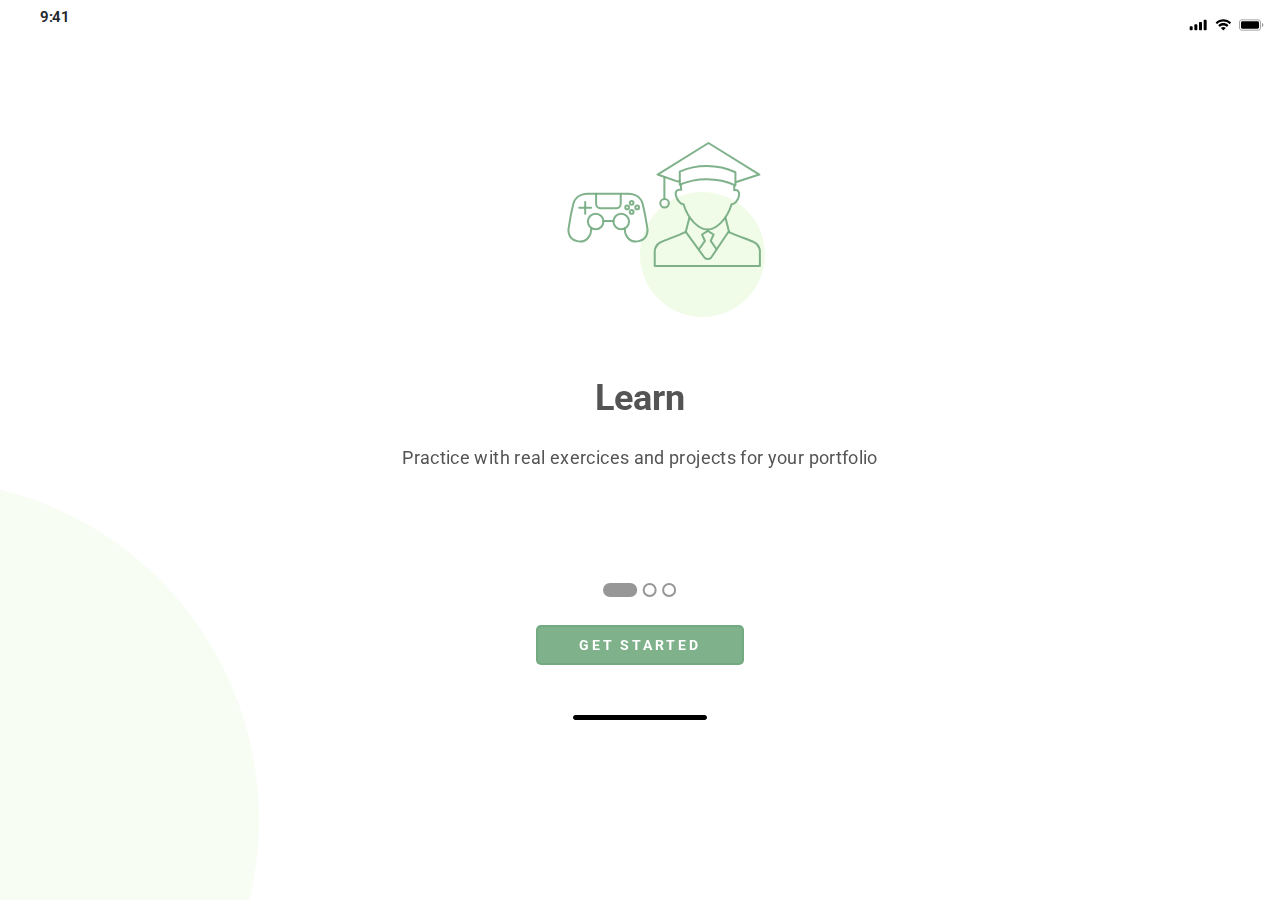
<file: index.html>
<!DOCTYPE html>
<html lang="en">
<head>
  <meta charset="UTF-8">
  <meta name="viewport" content="width=device-width, initial-scale=1.0">
  <title>UI Design</title>
  <link rel="stylesheet" href="https://cdn.jsdelivr.net/npm/bootstrap@5.3.6/dist/css/bootstrap.min.css">
  <link rel="stylesheet" href="./assets/css/style.css">
</head>
<body class="w-100%">
  <div class="px-3 py-2" id="first">
    <header class="d-flex justify-content-between">
    <p class="time fw-semibold ps-4">9:41</p>
    <div class="d-flex align-items-center gap-2">
      <img src="./assets/images/mobile-signal.svg" alt="mobile-signal.svg">
      <img src="./assets/images/wifi.svg" alt="wifi.svg">
      <img src="./assets/images/battary.svg" alt="battary.svg">
    </div>
  </header>

  <main class="mx-auto text-center" style="padding-top: 100px;">
    <div class="position-relative">
      <img src="./assets/images/circle.svg" alt="circle.svg" class="position-absolute z-1 custom-position-sm">
      <img src="./assets/images/game.svg" alt="game.svg" class="position-relative  z-2 ms-5" style="margin-top: 25px;">
      <img src="./assets/images/man.svg" alt="man.svg" class="position-relative z-2">
    </div>

    <div class=" position-relative d-flex flex-column gap-3 align-items-center z-1 middle-text" style="padding-top: 110px; padding-bottom: 90px;">
      <h2 class="fw-bold" style="font-size: 36px; color: #545454;">Learn</h2>
      <p class="" style="font-size: 18px; letter-spacing: 0.02em; color: #545454;">Practice with real exercices and projects for your portfolio</p>
    </div>

    <div class="position-relative z-1">
      <img src="./assets/images/progress.svg" alt="">
    </div>

    <div class="position-relative z-1 py-4">
      <a href="./second.html" class="button" role="button">GET STARTED</a>
    </div>

    <div class="position-relative z-1 pt-3">
      <img src="./assets/images/rectangle.svg" alt="">
    </div>

    <div class="position-fixed bottom-0 start-0 z-0">
      <img src="./assets/images/green-cirle.svg" alt="">
    </div>
  </main>

  </div>


  <script src="https://cdn.jsdelivr.net/npm/bootstrap@5.3.6/dist/js/bootstrap.bundle.min.js"></script>
</body>
</html>
</file>
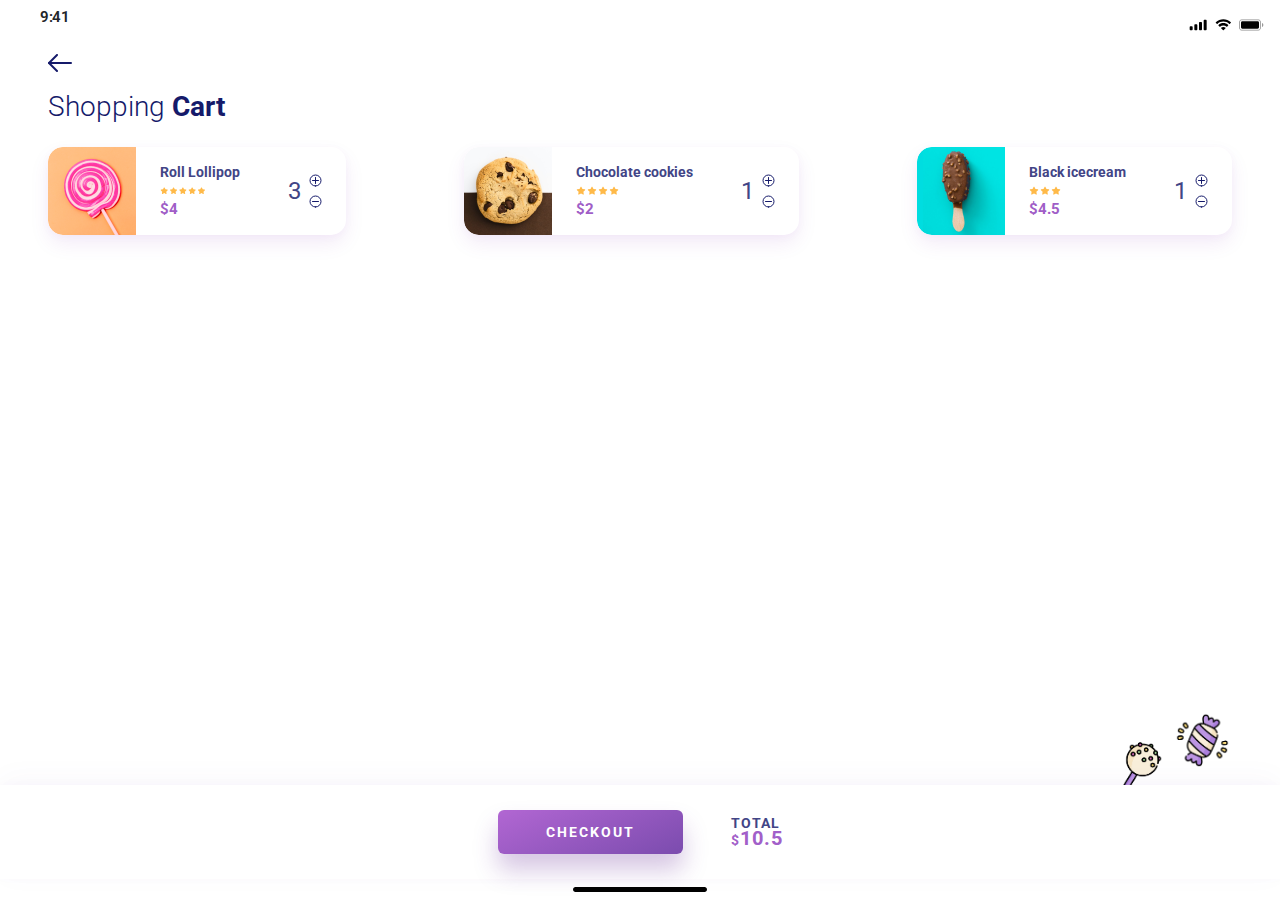
<file: cart.html>
<!DOCTYPE html>
<html lang="en">
<head>
  <meta charset="UTF-8">
  <meta name="viewport" content="width=device-width, initial-scale=1.0">
  <title>UI Design</title>
  <link rel="stylesheet" href="https://cdn.jsdelivr.net/npm/bootstrap@5.3.6/dist/css/bootstrap.min.css">
  <link rel="stylesheet" href="./assets/css/style.css">
</head>
<body class="w-100 min-vh-100 d-flex flex-column position-relative" style="font-family: 'Open Sans', 'sans-serif';">
  <header class="d-flex justify-content-between px-3 py-2">
    <p class="time fw-semibold ps-4">9:41</p>
    <div class="d-flex align-items-center gap-2">
      <img src="./assets/images/mobile-signal.svg" alt="mobile-signal.svg" style="cursor: pointer;">
      <img src="./assets/images/wifi.svg" alt="wifi.svg" style="cursor: pointer;">
      <img src="./assets/images/battary.svg" alt="battary.svg" style="cursor: pointer;">
    </div>
  </header>

  <div class="px-5">
    <a href="./ecommerce.html"><img src="./assets/images/c-back.svg" alt="c-back.svg"></a>
  </div>

  <div class="px-5 py-4">
    <span class="fw-light" style="color: #151A6A; font-size: 28px; line-height: 18px;">Shopping <span class="fw-bold">Cart</span></span>
  </div>

  <div class="d-flex flex-column flex-sm-row justify-content-between flex-wrap gap-3 px-5 w-100">
    <div style="border-radius: 15px; box-shadow: 0px 2px 10px rgba(122, 3, 178, 0.03), 0px 9px 20px rgba(111, 1, 163, 0.08); background: #FFFFFF;" class="d-flex">
      <img src="./assets/images/lollipop.png" alt="lollipop.png" style="border-radius: 15px 0px 0px 15px; width: 88px; height: 100%;">
      <div class="d-flex align-items-center justify-content-between gap-sm-5 px-4 py-3 w-100">
      <div class="d-flex flex-column align-items-start gap-2">
        <span style="color: #424586; font-size: 14px; line-height: 11px; letter-spacing: 0.00252px;" class="fw-bold">Roll Lollipop</span>
        <img src="./assets/images/stars.svg" alt="stars.svg">
        <span style="color: #A05EC7; font-size: 15px; line-height: 11px;" class="fw-bold">$4</span>
      </div>
      <div class="d-flex align-items-center  gap-2">
        <span style="color: #424586; font-size: 24px; line-height: 11px; letter-spacing: 0.00252px;">3</span>
        <div class="d-flex flex-column gap-2">
          <img src="./assets/images/plus.svg" alt="plus.svg" style="cursor: pointer">
          <img src="./assets/images/minus.svg" alt="minus.svg" style="cursor: pointer">
        </div>
      </div>
    </div>
    </div>
    <div style="border-radius: 15px; box-shadow: 0px 2px 10px rgba(122, 3, 178, 0.03), 0px 9px 20px rgba(111, 1, 163, 0.08); background: #FFFFFF;" class="d-flex">
      <img src="./assets/images/choco-cookie.png" alt="choco-cookie.png" style="border-radius: 15px 0px 0px 15px; width: 88px; height: 100%;">
      <div class="d-flex align-items-center justify-content-between gap-sm-5 px-4 py-3 w-100">
      <div class="d-flex flex-column align-items-start gap-2">
        <span style="color: #424586; font-size: 14px; line-height: 11px; letter-spacing: 0.00252px;" class="fw-bold">Chocolate cookies</span>
        <img src="./assets/images/4-starts.svg" alt="4-starts.svg">
        <span style="color: #A05EC7; font-size: 15px; line-height: 11px;" class="fw-bold">$2</span>
      </div>
      <div class="d-flex align-items-center  gap-2">
        <span style="color: #424586; font-size: 24px; line-height: 11px; letter-spacing: 0.00252px;">1</span>
        <div class="d-flex flex-column gap-2">
          <img src="./assets/images/plus.svg" alt="plus.svg" style="cursor: pointer">
          <img src="./assets/images/minus.svg" alt="minus.svg" style="cursor: pointer">
        </div>
      </div>
    </div>
    </div>
    <div style="border-radius: 15px; box-shadow: 0px 2px 10px rgba(122, 3, 178, 0.03), 0px 9px 20px rgba(111, 1, 163, 0.08); background: #FFFFFF;" class="d-flex">
      <img src="./assets/images/black-ice.png" alt="black-ice.png" style="border-radius: 15px 0px 0px 15px; width: 88px; height: 100%;">
      <div class="d-flex align-items-center justify-content-between gap-sm-5 px-4 py-3 w-100">
      <div class="d-flex flex-column align-items-start gap-2">
        <span style="color: #424586; font-size: 14px; line-height: 11px; letter-spacing: 0.00252px;" class="fw-bold">Black icecream</span>
        <img src="./assets/images/3-stars.svg" alt="3-stars.svg">
        <span style="color: #A05EC7; font-size: 15px; line-height: 11px;" class="fw-bold">$4.5</span>
      </div>
      <div class="d-flex align-items-center  gap-2">
        <span style="color: #424586; font-size: 24px; line-height: 11px; letter-spacing: 0.00252px;">1</span>
        <div class="d-flex flex-column gap-2">
          <img src="./assets/images/plus.svg" alt="plus.svg" style="cursor: pointer">
          <img src="./assets/images/minus.svg" alt="minus.svg" style="cursor: pointer">
        </div>
      </div>
    </div>
    </div>
    
  </div>

  <div class="position-fixed px-5" style="bottom: 100px; right: 0;">
    <img src="./assets/images/c-lolli.png" alt="c-lolli.png" style="width: 60px; margin-top: 25px;" >
    <img src="./assets/images/c-candi.png" alt="c-candi.png" style="width: 60px; margin-bottom: 30px;" >
  </div>

  <div class=" position-fixed bottom-0 bg-white w-100">
    <div class="d-flex justify-content-center align-items-center gap-5  p-4 " style="box-shadow: 0px -2px 10px rgba(122, 3, 178, 0.03), 0px -6px 30px rgba(111, 1, 163, 0.03); border: 1px solid rgba(255, 255, 255, 0.52);">
    <button style="background: linear-gradient(155.73deg, #BB6BD9 -17.14%, #151A6A 285.93%); box-shadow: 0px 16px 24px rgba(98, 36, 147, 0.26); border-radius: 6px; letter-spacing: 2px; font-size: 14px; line-height: 12px;" class="text-white fw-bold border-0 px-5 py-3">CHECKOUT</button>
    <div class="d-flex flex-column gap-1">
      <span style="color: #424586; letter-spacing: 1px; font-size: 14px; line-height: 11px;" class="fw-bold">TOTAL</span>
      <span style="color: #A25FC9; letter-spacing: 1px; font-size: 14px; line-height: 11px;" class="fw-bold">$<span class="fs-5">10.5</span></span>
    </div>
  </div>
  <div class=" d-flex justify-content-center align-items-end flex-grow-1 py-2">
      <img src="./assets/images/rectangle.svg" alt="rectangle.svg">
    </div>
  </div>
 


<script src="https://cdn.jsdelivr.net/npm/bootstrap@5.3.6/dist/js/bootstrap.bundle.min.js"></script>

</body>
</html>
</file>
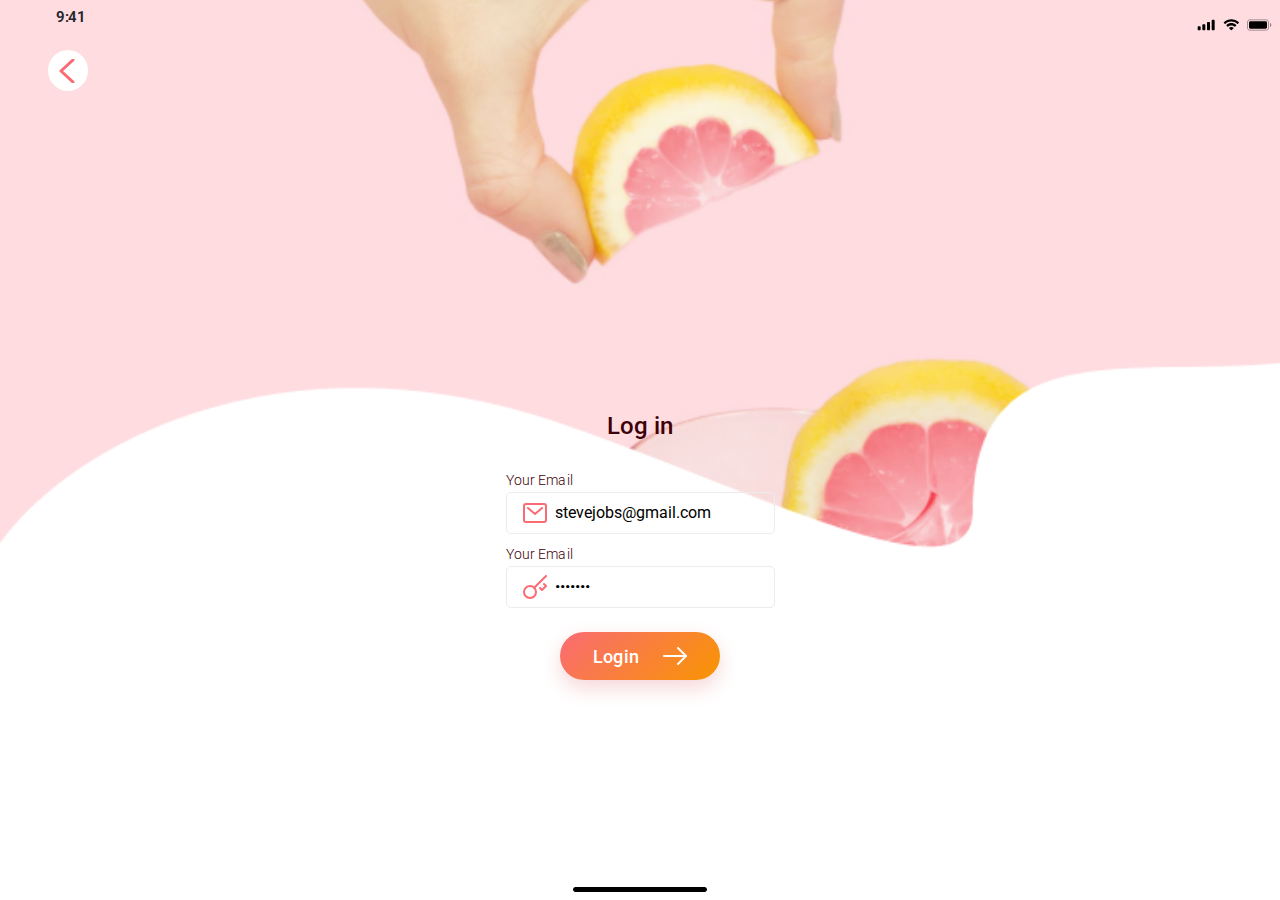
<file: login.html>
<!DOCTYPE html>
<html lang="en">
<head>
  <meta charset="UTF-8">
  <meta name="viewport" content="width=device-width, initial-scale=1.0">
  <title>UI Design</title>
  <link rel="stylesheet" href="https://cdn.jsdelivr.net/npm/bootstrap@5.3.6/dist/css/bootstrap.min.css">
  <link rel="stylesheet" href="./assets/css/style.css">
</head>
<body class="d-flex flex-column  w-100" style="min-height: 100vh;">
  <div  style="background:  url('./assets/images/welcome.png') no-repeat center center; background-size: cover; height: 100vh; " class="position-relative z-0">

    
    <header class="d-flex justify-content-between px-2 pt-2">
    <p class="time fw-semibold ps-5">9:41</p>
    <div class="d-flex align-items-center gap-2">
      <img src="./assets/images/mobile-signal.svg" alt="mobile-signal.svg" style="cursor: pointer;">
      <img src="./assets/images/wifi.svg" alt="wifi.svg" style="cursor: pointer;">
      <img src="./assets/images/battary.svg" alt="battary.svg" style="cursor: pointer;">
    </div>
  </header>
  
     <div class="d-inline-block bg-white p-2 rounded-circle ms-5 mt-2">
      <img src="./assets/images/left-arrow.svg" alt="">
    </div>

    <div style="background:  url('./assets/images/white-image.png') no-repeat top center; background-size: cover; height: 60vh; width: 100%; "  class="position-absolute bottom-0 start-0 z-1 pt-5 px-4 d-flex flex-column  gap-2 align-items-sm-center">
      <p class="fw-medium" style="font-size: 24px; color: #3D0007;">Log in</p>

      <div class="d-inline-block">
        <label for="email" class="fw-light" style="font-size: 14px; color: #3D0007; letter-spacing: 0.01em;">Your Email</label>
        <div class="border-1 py-2 px-3 d-flex gap-2" style="border: 1px solid #ECECEC; border-radius: 5px;">
          <img src="./assets/images/email.svg" alt="">
          <input type="email" name="email" value="stevejobs@gmail.com" class="border-0" style="outline: none;">
        </div>
      </div>

      <div>
        <label for="password" class="fw-light" style="font-size: 14px; color: #3D0007; letter-spacing: 0.01em;">Your Email</label>
        <div class="border-1 py-2 px-3 d-flex gap-2" style="border: 1px solid #ECECEC; border-radius: 5px;">
          <img src="./assets/images/pass.svg" alt="">
          <input type="password" name="password" value="9786876" class="border-0" style="outline: none;">
        </div>
      </div>

      <div class="d-flex justify-content-end mt-3">
        <a href="./signup.html" role="button" class="welcome-button signup text-decoration-none text-white gap-4" style="width: 160px; border-radius: 34px;">Login <img src="./assets/images/arrow.svg" alt=""></a>
      </div>

      <div class="d-flex justify-content-center align-items-end flex-grow-1 pb-2">
      <img src="./assets/images/rectangle.svg" alt="">
    </div>
  </div>
  </div>


  <script src="https://cdn.jsdelivr.net/npm/bootstrap@5.3.6/dist/js/bootstrap.bundle.min.js"></script>
</body>
</html>
</file>
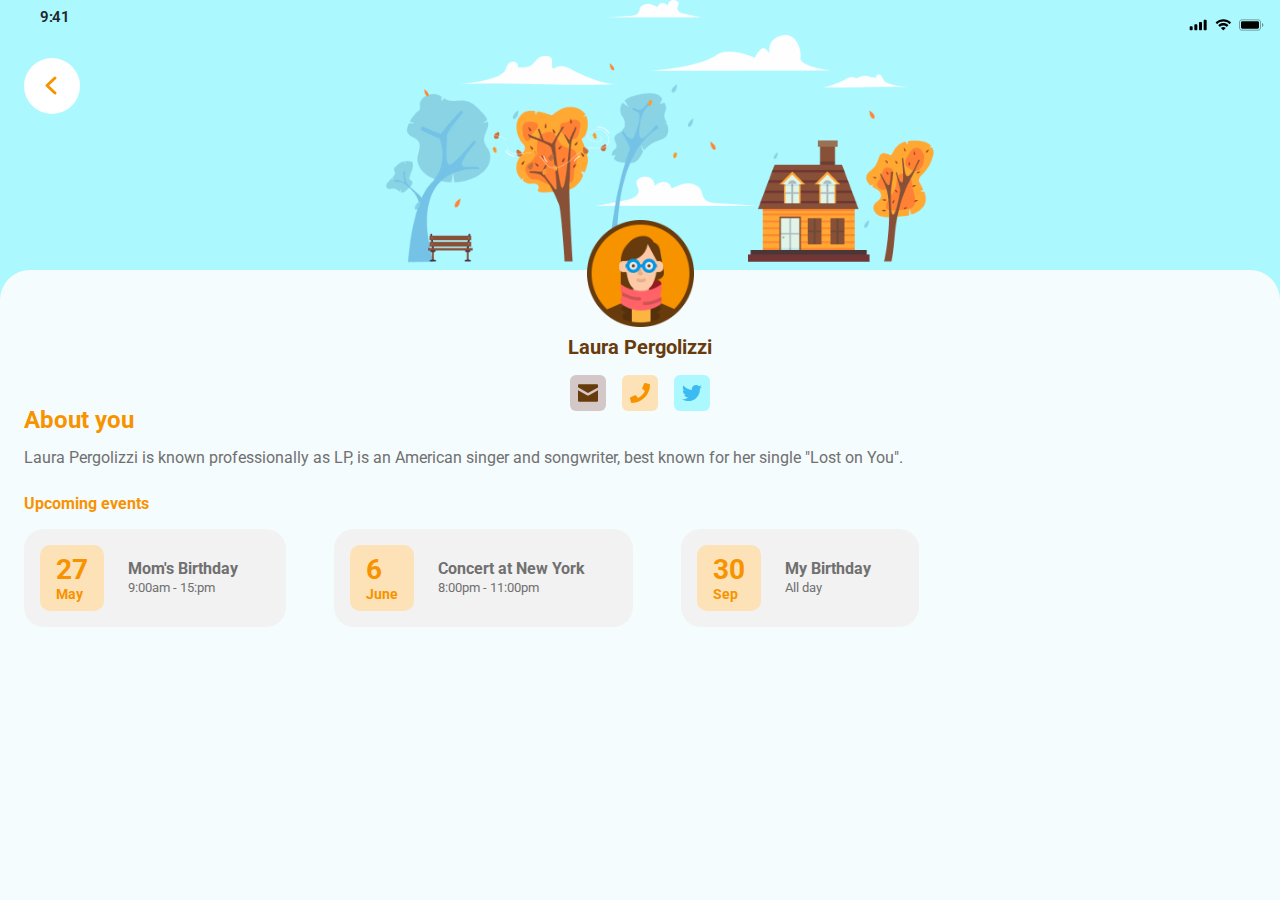
<file: profile.html>
<!DOCTYPE html>
<html lang="en">
<head>
  <meta charset="UTF-8">
  <meta name="viewport" content="width=device-width, initial-scale=1.0">
  <title>UI Design</title>
  <link rel="stylesheet" href="https://cdn.jsdelivr.net/npm/bootstrap@5.3.6/dist/css/bootstrap.min.css">
  <link rel="stylesheet" href="./assets/css/style.css">
</head>
<body class="d-flex flex-column  w-100" style="min-height: 100vh; background: #ACF8FF;">
  <div class="" style="background:  url('./assets/images/about.png') no-repeat center center; background-size: contain; height: 30vh;">
    <header class="d-flex justify-content-between px-3 py-2">
    <p class="time fw-semibold ps-4">9:41</p>
    <div class="d-flex align-items-center gap-2">
      <img src="./assets/images/mobile-signal.svg" alt="mobile-signal.svg">
      <img src="./assets/images/wifi.svg" alt="wifi.svg">
      <img src="./assets/images/battary.svg" alt="battary.svg">
    </div>
  </header>
  <div class="d-inline-block bg-white p-2 rounded-circle ms-4 mt-2">
      <img src="./assets/images/about-arrow.svg" alt="">
    </div>

  </div>
  <div style="background-color: #F5FCFE; min-height: 70vh; border-radius: 30px 30px 0px 0px;" class="px-4">
    <div class="d-flex flex-column align-items-center" style="margin-top: -50px;">
      <img src="./assets/images/user-img.png" alt="" width="107" height="107">
      <p style="color: #683B0D; line-height: 24px;" class="fs-5 fw-bold pt-2">Laura Pergolizzi</p>
      <div class="d-flex  align-items-center gap-3">
        <img src="./assets/images/about-letter.svg" alt="" class="p-2 rounded" style="background: #D3C7C7; cursor: pointer;">
        <img src="./assets/images/about-phone.svg" alt="" class="p-2 rounded" style="background: #FCE2B6; cursor: pointer;">
        <img src="./assets/images/about-twitter.svg" alt="" class="p-2 rounded" style="background: #ACF8FF; cursor: pointer;">
      </div>
    </div>
    <div>
      <p style="color: #F89300; line-height: 19px;" class="fw-bold about-para1">About you</p>
      <p style="color: #707070; line-height: 150%;" class="about-para2">Laura Pergolizzi is known professionally as LP, is an American singer and songwriter, best known for her single "Lost on You".</p>
    </div>
    <div class="pb-2 pt-2">
      <p style="color: #F89300; line-height: 19px;" class="fs-6 fw-bold">Upcoming events</p>
      <div class="d-flex flex-sm-row flex-column align-items-center flex-wrap gap-5">
        <div class="d-flex align-items-center gap-4 px-3 py-3 pe-5" style="background: #F2F2F2; border-radius: 20px;">
          <div style="background: #FCE2B6; border-radius: 10px;" class="px-3 py-2 d-flex flex-column">
            <span style="color: #F89300; line-height: 33px;" class="fs-3 fw-bold">27</span>
            <span style="color: #F89300; font-size: 14px; line-height: 17px;" class="fw-bold">May</span>
          </div>
          <div class="d-flex flex-column">
            <span style="color: #707070; line-height: 19px;" class="fw-bold fs-6">Mom's Birthday</span>
            <span style="color: #707070; line-height: 150%; font-size: 13px;">9:00am - 15:pm </span>
          </div>
        </div>
        <div class="d-flex align-items-center gap-4 px-3 py-3 pe-5" style="background: #F2F2F2; border-radius: 20px;">
          <div style="background: #FCE2B6; border-radius: 10px;" class="px-3 py-2 d-flex flex-column">
            <span style="color: #F89300; line-height: 33px;" class="fs-3 fw-bold">6</span>
            <span style="color: #F89300; font-size: 14px; line-height: 17px;" class="fw-bold">June</span>
          </div>
          <div class="d-flex flex-column">
            <span style="color: #707070; line-height: 19px;" class="fw-bold fs-6">Concert at New York</span>
            <span style="color: #707070; line-height: 150%; font-size: 13px;">8:00pm - 11:00pm </span>
          </div>
        </div>
        <div class="d-flex align-items-center gap-4 px-3 py-3 pe-5" style="background: #F2F2F2; border-radius: 20px;">
          <div style="background: #FCE2B6; border-radius: 10px;" class="px-3 py-2 d-flex flex-column">
            <span style="color: #F89300; line-height: 33px;" class="fs-3 fw-bold">30</span>
            <span style="color: #F89300; font-size: 14px; line-height: 17px;" class="fw-bold">Sep</span>
          </div>
          <div class="d-flex flex-column">
            <span style="color: #707070; line-height: 19px;" class="fw-bold fs-6">My Birthday</span>
            <span style="color: #707070; line-height: 150%; font-size: 13px;">All day</span>
          </div>
        </div>
      </div>
    </div>
  </div>

  <script src="https://cdn.jsdelivr.net/npm/bootstrap@5.3.6/dist/js/bootstrap.bundle.min.js"></script>
</body>
</html>
</file>
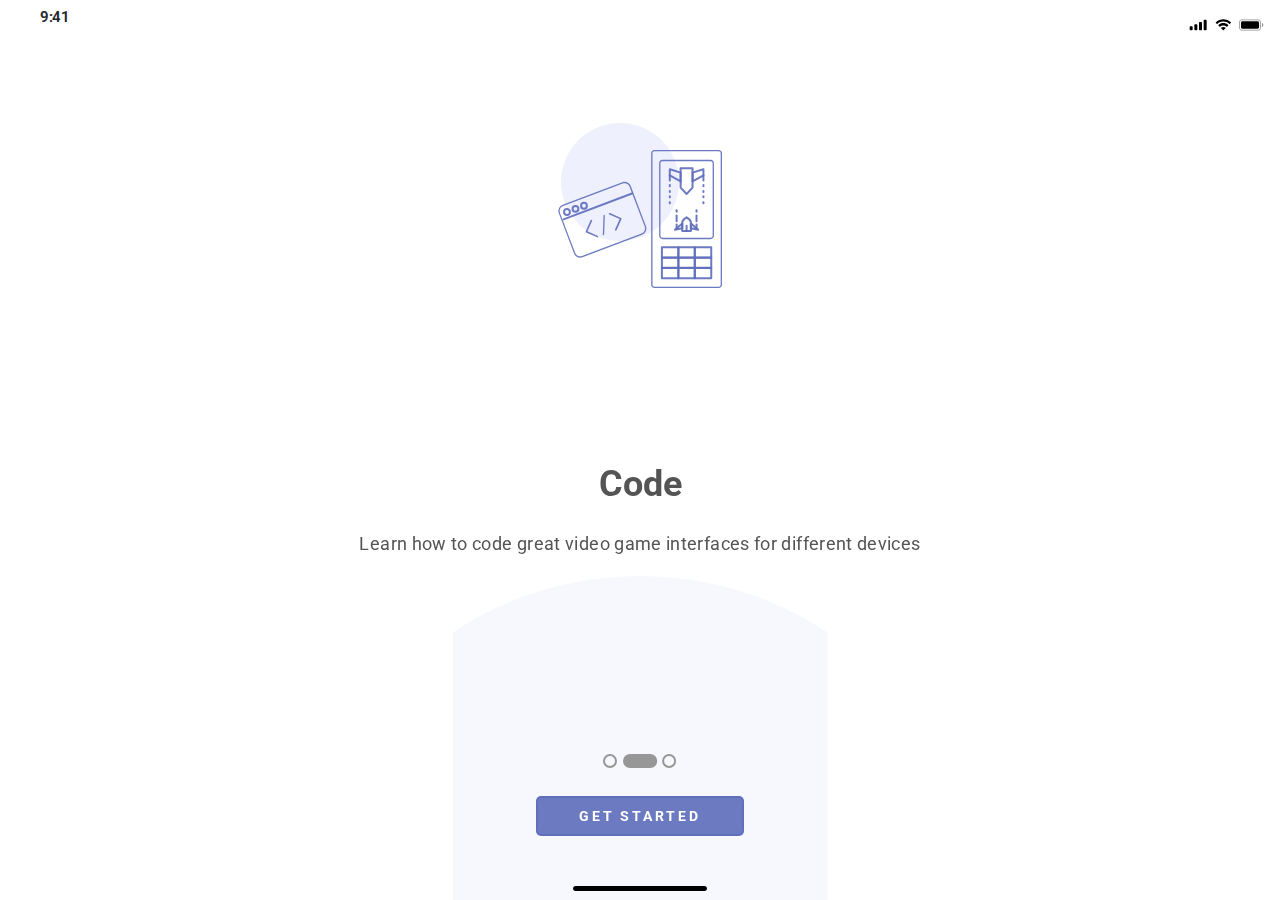
<file: second.html>
<!DOCTYPE html>
<html lang="en">
<head>
  <meta charset="UTF-8">
  <meta name="viewport" content="width=device-width, initial-scale=1.0">
  <title>UI Design</title>
  <link rel="stylesheet" href="https://cdn.jsdelivr.net/npm/bootstrap@5.3.6/dist/css/bootstrap.min.css">
  <link rel="stylesheet" href="./assets/css/style.css">
</head>
<body class="d-flex flex-column w-100 min-vh-100">
    <header class="d-flex justify-content-between px-3 py-2">
    <p class="time fw-semibold ps-4">9:41</p>
    <div class="d-flex align-items-center gap-2">
      <img src="./assets/images/mobile-signal.svg" alt="mobile-signal.svg">
      <img src="./assets/images/wifi.svg" alt="wifi.svg">
      <img src="./assets/images/battary.svg" alt="battary.svg">
    </div>
  </header>

  <main class="d-flex flex-column align-items-center justify-content-between flex-grow-1" style="padding-top: 100px;">
    <div class="position-relative">
      <img src="./assets/images/second-circle.svg" alt="circle.svg" class="position-absolute z-1 custom-position-second">
      <img src="./assets/images/second-code.svg" alt="game.svg" class="position-relative  z-2">
      <img src="./assets/images/second-game.svg" alt="man.svg" class="position-relative z-2">
    </div>

    <div class=" position-relative d-flex flex-column gap-3 align-items-center z-1" style="padding-top: 90px; padding-bottom: 90px;">
      <h2 class="fw-bold" style="font-size: 36px; color: #545454;">Code</h2>
      <p class="text-wrap px-3 px-sm-0" style="font-size: 18px; letter-spacing: 0.02em; color: #545454;">Learn how to code great video game interfaces for different devices </p>
    </div>

    <div class="d-flex flex-column align-items-center">
      <div class="position-relative z-1">
      <img src="./assets/images/second-progress.svg" alt="">
    </div>

    <div class="position-relative z-1 py-4">
      <a href="./third.html" class="button second-button" role="button">GET STARTED</a>
    </div>

    <div class="position-relative z-1 pt-3">
      <img src="./assets/images/rectangle.svg" alt="">
    </div>
    </div>

    <div class="position-fixed bottom-0 start-50 translate-middle-x z-0">
      <img src="./assets/images/second-big-circle.svg" alt="">
    </div>
  </main>

  <script src="https://cdn.jsdelivr.net/npm/bootstrap@5.3.6/dist/js/bootstrap.bundle.min.js"></script>
</body>
</html>
</file>
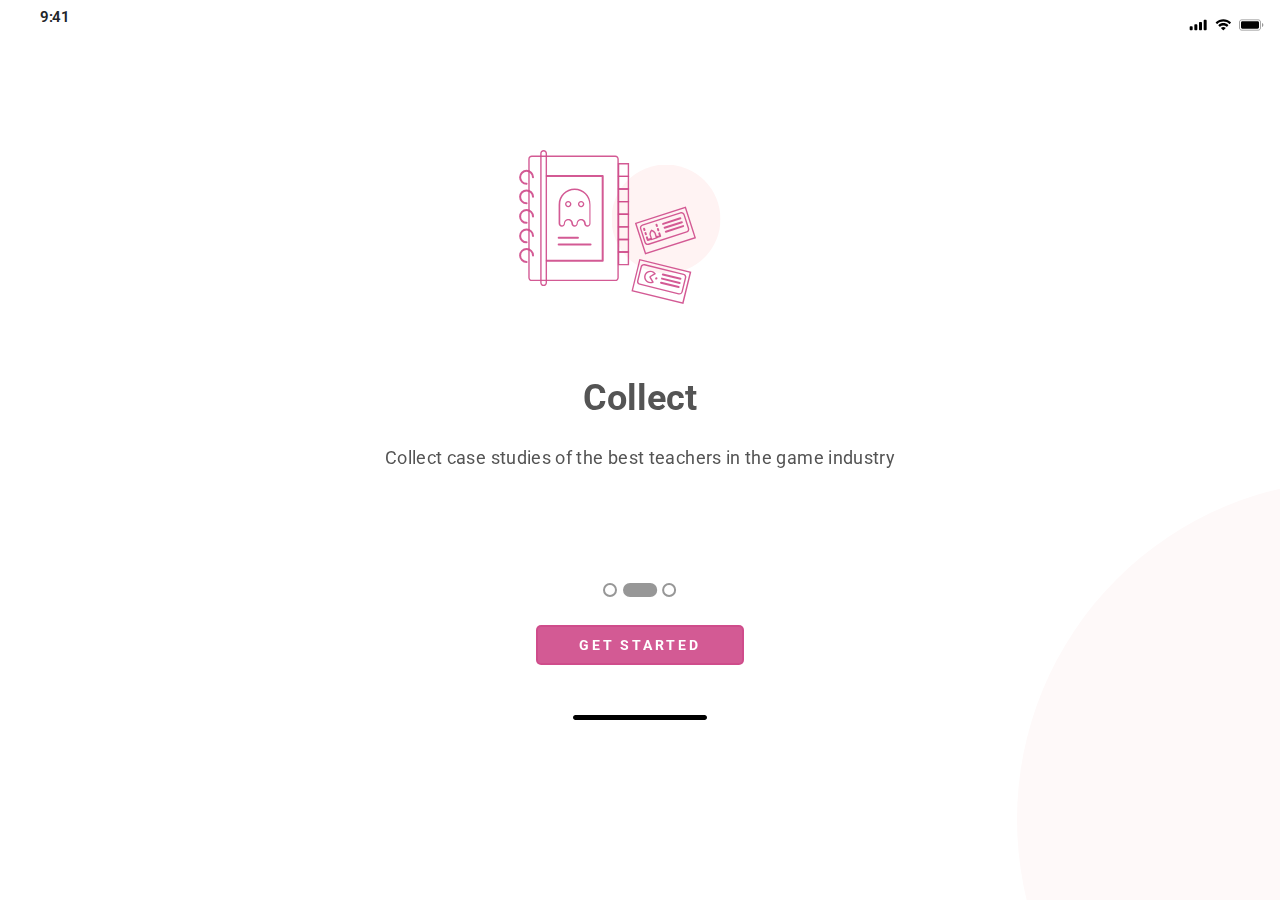
<file: third.html>
<!DOCTYPE html>
<html lang="en">
<head>
  <meta charset="UTF-8">
  <meta name="viewport" content="width=device-width, initial-scale=1.0">
  <title>UI Design</title>
  <link rel="stylesheet" href="https://cdn.jsdelivr.net/npm/bootstrap@5.3.6/dist/css/bootstrap.min.css">
  <link rel="stylesheet" href="./assets/css/style.css">
</head>
<body class="w-100%">
  <div class="px-3 py-2">
    <header class="d-flex justify-content-between">
    <p class="time fw-semibold ps-4">9:41</p>
    <div class="d-flex align-items-center gap-2">
      <img src="./assets/images/mobile-signal.svg" alt="mobile-signal.svg">
      <img src="./assets/images/wifi.svg" alt="wifi.svg">
      <img src="./assets/images/battary.svg" alt="battary.svg">
    </div>
  </header>
  </div>

  <main class="mx-auto text-center" style="padding-top: 100px;">
    <div class="position-relative">
      <img src="./assets/images/third-circle.svg" alt="circle.svg" class="position-absolute z-1 top-50 translate-middle z-0 " style="left: 52%;">
      <img src="./assets/images/third-file.svg" alt="game.svg" class="position-relative  z-2">
      <img src="./assets/images/third-page2.svg" alt="man.svg" class="position-relative z-3 card1">
      <img src="./assets/images/third-page1.svg" alt="man.svg" class="position-relative z-3 card2">
    </div>

    <div class=" position-relative d-flex flex-column gap-3 align-items-center z-1 middle-text" style="padding-top: 90px; padding-bottom: 90px;">
      <h2 class="fw-bold" style="font-size: 36px; color: #545454;">Collect</h2>
      <p class="" style="font-size: 18px; letter-spacing: 0.02em; color: #545454;">Collect case studies of the best teachers in the   game  industry</p>
    </div>

    <div class="position-relative z-1">
      <img src="./assets/images/second-progress.svg" alt="">
    </div>

    <div class="position-relative z-1 py-4">
      <a href="./welcome.html" class="button third-button" role="button">GET STARTED</a>
    </div>

    <div class="position-relative z-1 pt-3">
      <img src="./assets/images/rectangle.svg" alt="">
    </div>

    <div class="position-fixed bottom-0 end-0">
      <img src="./assets/images/third-big-circle.svg" alt="">
    </div>
  </main>

  <script src="https://cdn.jsdelivr.net/npm/bootstrap@5.3.6/dist/js/bootstrap.bundle.min.js"></script>
</body>
</html>
</file>
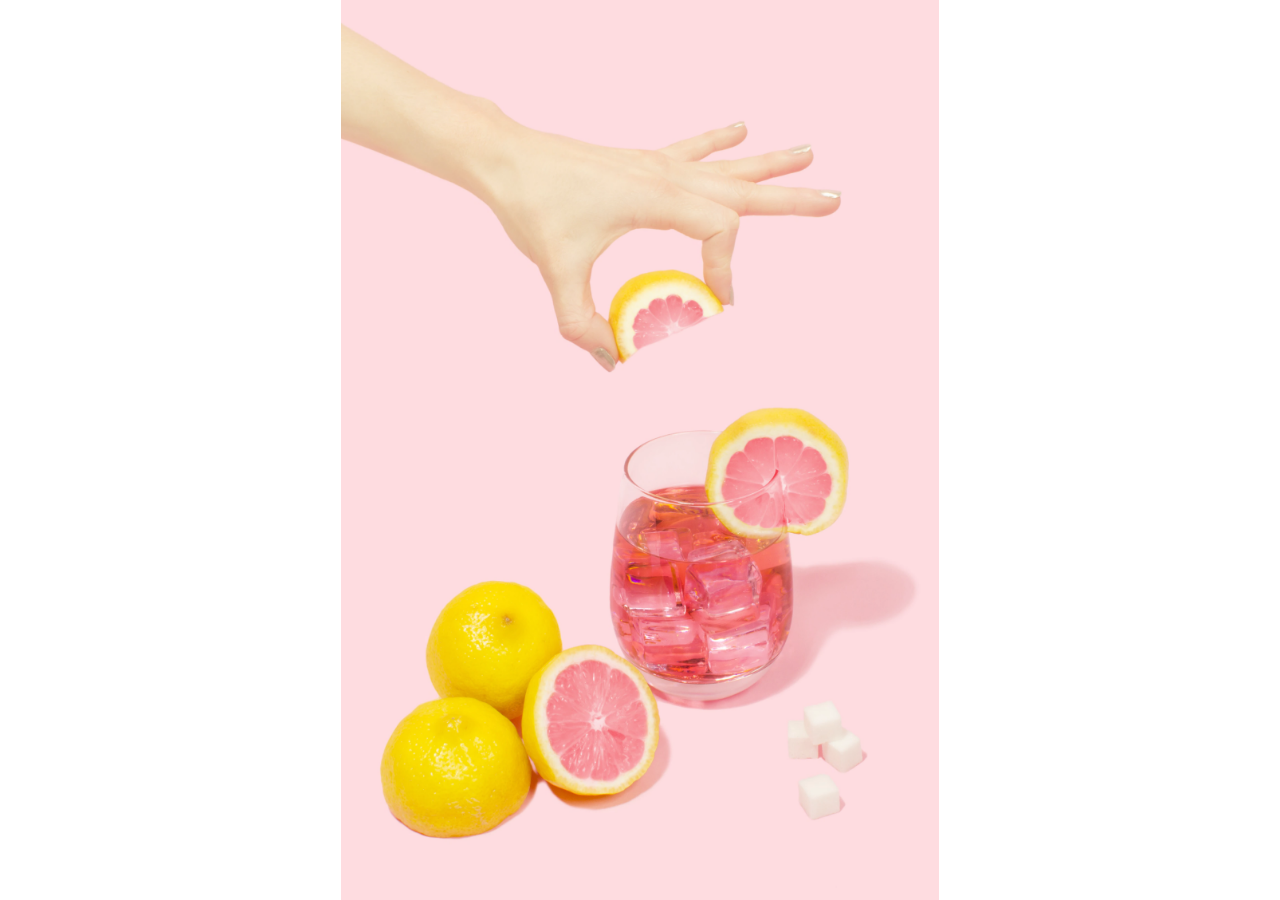
<file: welcome.html>
<!DOCTYPE html>
<html lang="en">
<head>
  <meta charset="UTF-8">
  <meta name="viewport" content="width=device-width, initial-scale=1.0">
  <title>UI Design</title>
  <link rel="stylesheet" href="https://cdn.jsdelivr.net/npm/bootstrap@5.3.6/dist/css/bootstrap.min.css">
  <link rel="stylesheet" href="./assets/css/style.css">
</head>
<body class="w-100">
  <div class="position-relative " style="mix-blend-mode: darken;">
    <img src="./assets/images/welcome.png" alt="welcome.png" style="width: 100%; height: 100vh; object-fit: contain;">
  </div>


  <script src="https://cdn.jsdelivr.net/npm/bootstrap@5.3.6/dist/js/bootstrap.bundle.min.js"></script>
</body>
</html>
</file>
<file: assets/css/style.css>
@import url('https://fonts.googleapis.com/css2?family=Open+Sans:ital,wght@0,300..800;1,300..800&family=Roboto:ital,wght@0,100..900;1,100..900&display=swap');


* {
  padding: 0;
  margin: 0;
  font-family: "Roboto", sans-serif;
  box-sizing: border-box;
}

header .time {
  font-size: 15px;
  line-height: 18px;
  letter-spacing: -0.02em;
}

main .button {
  display: inline-flex;
  align-items: center;
  justify-content: center;
  width: 208px;
  height: 40px;
  background: rgba(116, 170, 128, 0.92);
  border: 2px solid rgba(116, 170, 128, 0.92);
  border-radius: 5px;
  letter-spacing: 0.2em;
  color: #FFFFFF;
  font-weight: 700;
  font-size: 14px;
  outline: none;
  text-decoration: none;
}

.custom-position-sm {
  position: absolute;
  top: 40%;
  right: 40%;
}

main .second-button {
  background: rgba(96, 111, 188, 0.92);
  border: 2px solid rgba(96, 111, 188, 0.92);
}

.custom-position-second {
  position: absolute;
  bottom: 34%;
  right: 26%;
}

main .third-button {
  background: rgba(207, 76, 139, 0.92);
  border: 2px solid rgba(207, 76, 139, 0.92);
}

.custom-position-third {
  position: absolute;
  bottom: 15%;
  right: 44%;
}

.card1 {
  top: 12px;
  right: 0;
}

.card2 {
  bottom: -62px;
  right: 70px;
}

.welcome-button{
  width: 208px;
  height: 48px;
  border: 0;
  border-radius: 22px;
  font-weight: 500;
  font-size: 18px;
  letter-spacing: 0.01em;
  box-shadow: 0px 8px 20px rgba(216, 49, 49, 0.2);
  text-decoration: none;
  display: flex;
  justify-content: center;
  align-items: center;
}
.signup {
  background: linear-gradient(135deg, #FA6B74 0%, #F89500 100%);
  color: #FFFFFF;
}
.login{
  background: #fff;
  color: #FA6B74;
}
.about-para1{
  font-size: 1rem;
}
.about-para2{
  font-size: 13px;
}
@media (min-width: 768px) {
  .about-para1{
    font-size: 24px;
  }
  .about-para2{
  font-size: 1rem;
}
}

.fixed-sm-bottom{
  position: static;
}
@media (max-width: 576px){
  .fixed-sm-bottom{
    width: 100%;
    position: fixed;
    bottom: 0;
    left: 0;
    padding: 0 14px;
  }
}

.hide-scrollbar::-webkit-scrollbar{
  display: none;
}
</file>
